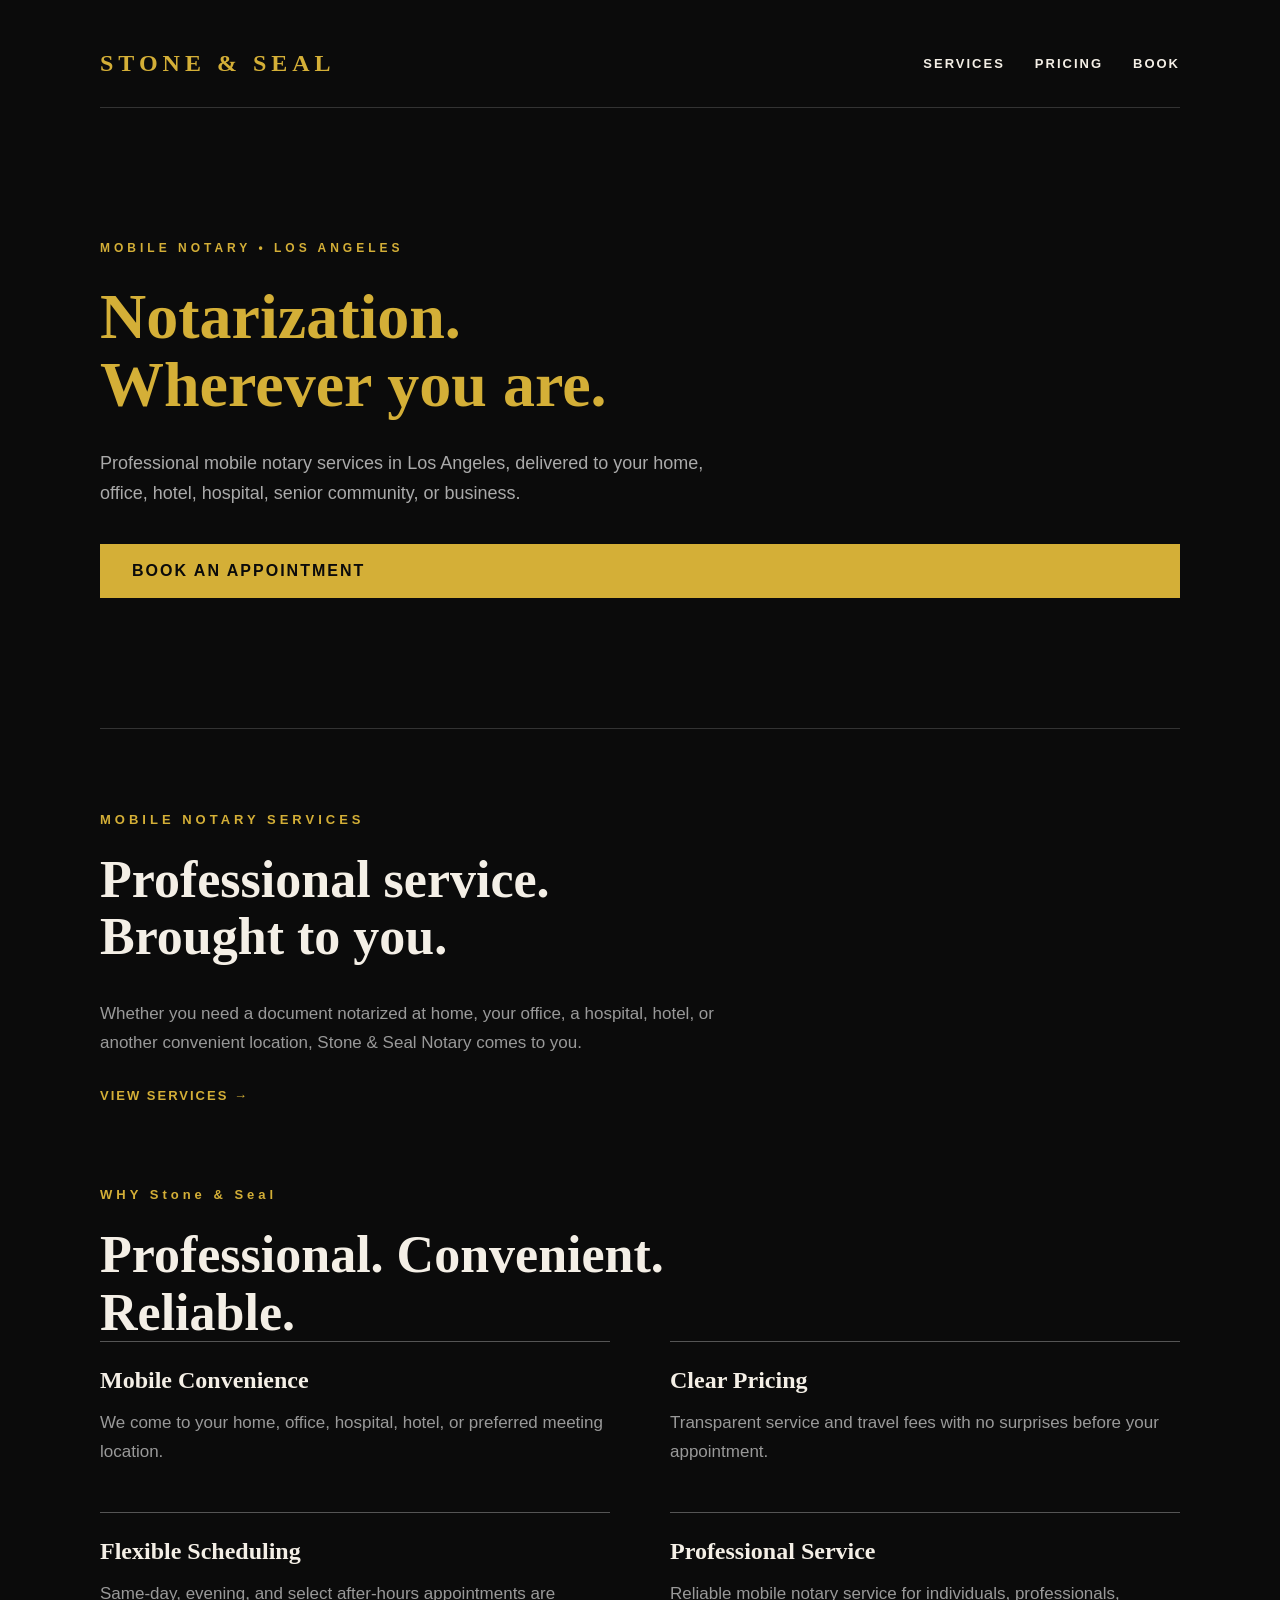
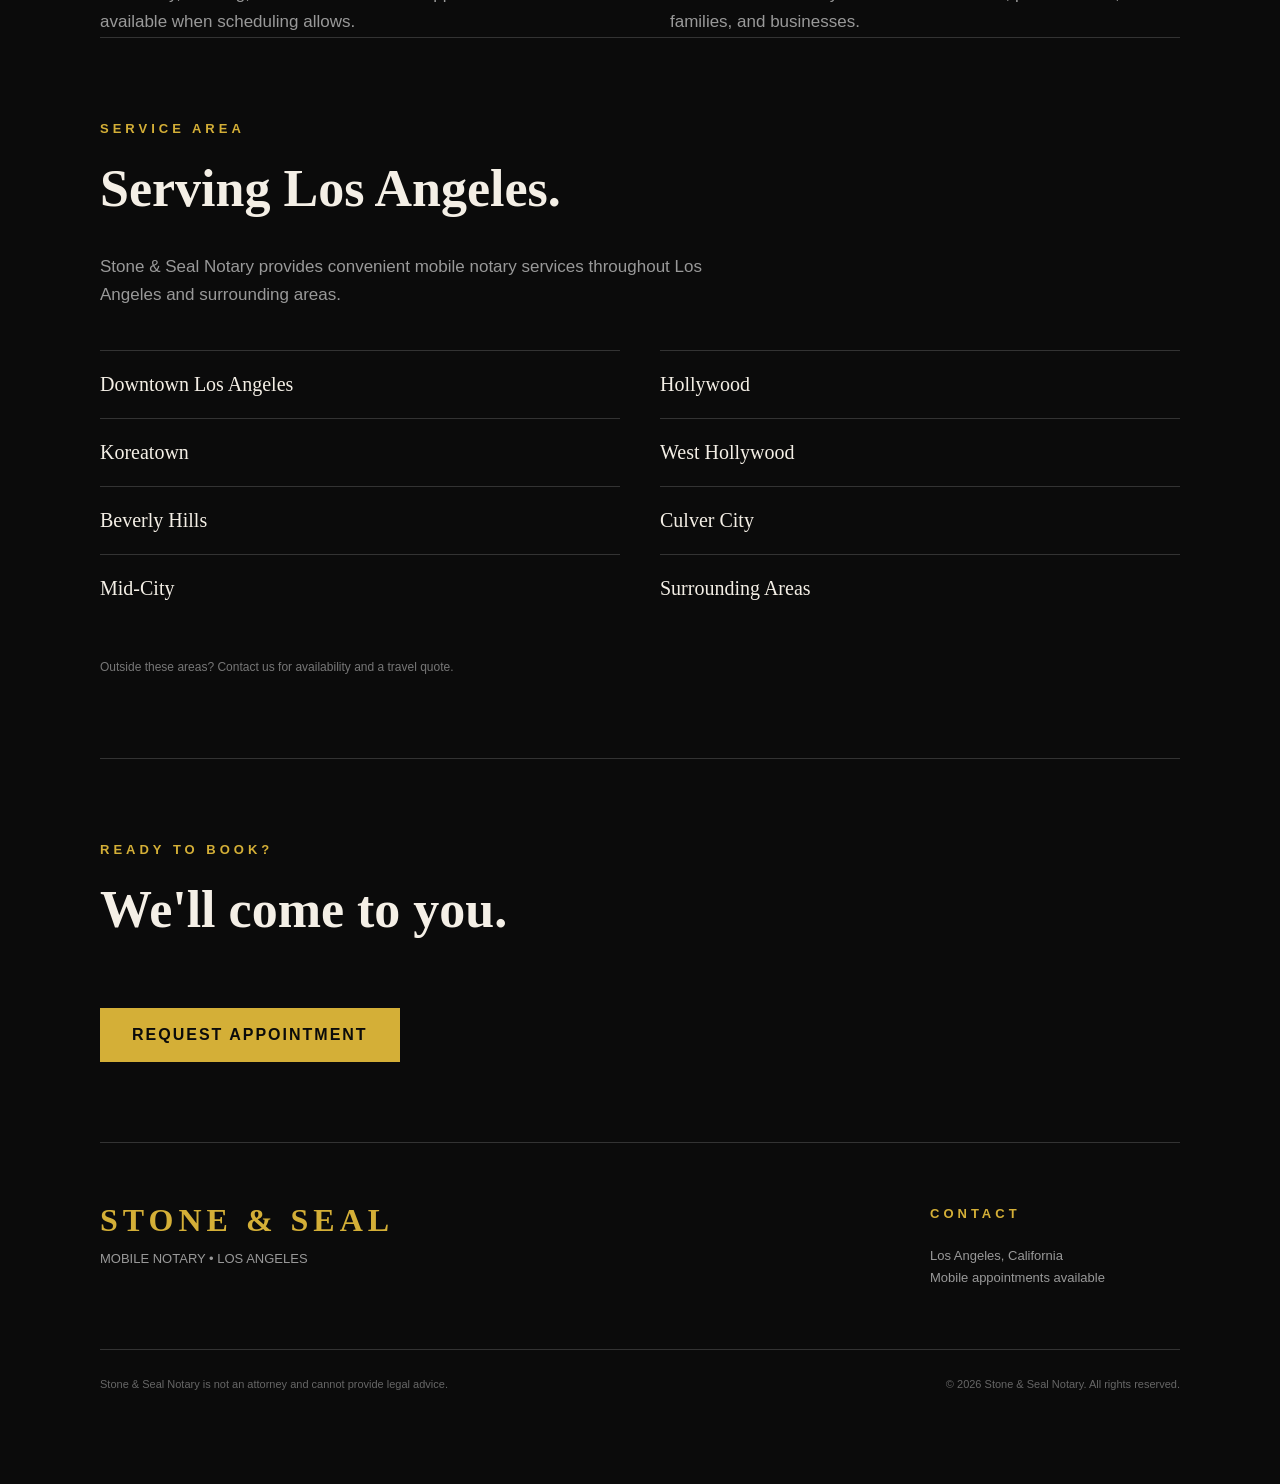
<file: index.html>
<!DOCTYPE html>
<html lang="en">

<head>
    <meta charset="UTF-8">

    <meta
        name="viewport"
        content="width=device-width, initial-scale=1.0"
    >

    <title>Mobile Notary Los Angeles | Stone and Seal Notary</title>

    <meta
    name="description"
    content="Stone and Seal Notary provides professional mobile notary services throughout Los Angeles. Home, office, hospital, hotel and business appointments available."
>

    <meta
        name="robots"
        content="index, follow"
    >

    <meta
        name="author"
        content="Stone and Seal Notary"
    >

    <meta
        name="theme-color"
        content="#0b0b0b"
    >

    <link
        rel="canonical"
        href="https://YOURDOMAIN.com/"
    >

    <link
        rel="stylesheet"
        href="style.css"
    >
</head>
<body>

    <nav class="navbar">

        <a href="index.html" class="logo">
            STONE & SEAL
        </a>
    
        <div class="nav-links">
            <a href="services.html">Services</a>
            <a href="pricing.html">Pricing</a>
            <a href="booking.html">Book</a>
        </div>
    
    </nav>


    <header>

        <p class="brand-subtitle">
            MOBILE NOTARY • LOS ANGELES
        </p>

        <h1>
            Notarization.<br>
            Wherever you are.
        </h1>

        <p class="hero-description">
            Professional mobile notary services in Los Angeles,
            delivered to your home, office, hotel, hospital,
            senior community, or business.
        </p>

        <a href="booking.html" class="book-button">
            BOOK AN APPOINTMENT
        </a>

    </header>


    <section class="home-services">

        <p class="section-label">
            MOBILE NOTARY SERVICES
        </p>

        <h2>
            Professional service.<br>
            Brought to you.
        </h2>

        <p>
            Whether you need a document notarized at home,
            your office, a hospital, hotel, or another convenient
            location, Stone & Seal Notary comes to you.
        </p>

        <a href="services.html" class="text-link">
            VIEW SERVICES →
        </a>

    </section>
    <section class="why-stoneandseal">

        <p class="section-label">WHY Stone & Seal</p>
    
        <h2>Professional. Convenient. Reliable.</h2>
    
        <div class="why-grid">
    
            <div class="why-item">
                <h3>Mobile Convenience</h3>
                <p>
                    We come to your home, office, hospital, hotel,
                    or preferred meeting location.
                </p>
            </div>
    
            <div class="why-item">
                <h3>Clear Pricing</h3>
                <p>
                    Transparent service and travel fees with no surprises
                    before your appointment.
                </p>
            </div>
    
            <div class="why-item">
                <h3>Flexible Scheduling</h3>
                <p>
                    Same-day, evening, and select after-hours appointments
                    are available when scheduling allows.
                </p>
            </div>
    
            <div class="why-item">
                <h3>Professional Service</h3>
                <p>
                    Reliable mobile notary service for individuals,
                    professionals, families, and businesses.
                </p>
            </div>
    
        </div>
    
    </section>

    <section class="service-area">

        <p class="section-label">
            SERVICE AREA
        </p>

        <h2>
            Serving Los Angeles.
        </h2>

        <p class="area-intro">
            Stone & Seal Notary provides convenient mobile notary services
            throughout Los Angeles and surrounding areas.
        </p>

        <div class="area-grid">
            <span>Downtown Los Angeles</span>
            <span>Hollywood</span>
            <span>Koreatown</span>
            <span>West Hollywood</span>
            <span>Beverly Hills</span>
            <span>Culver City</span>
            <span>Mid-City</span>
            <span>Surrounding Areas</span>
        </div>

        <p class="area-note">
            Outside these areas?
            Contact us for availability and a travel quote.
        </p>

    </section>


    <section class="home-booking">

        <p class="section-label">
            READY TO BOOK?
        </p>

        <h2>
            We'll come to you.
        </h2>

        <a href="booking.html" class="book-button">
            REQUEST APPOINTMENT
        </a>

    </section>


    <footer class="footer">

        <div class="footer-top">

            <div>
                <h2>STONE & SEAL</h2>
                <p>MOBILE NOTARY • LOS ANGELES</p>
            </div>

            <div class="footer-contact">
                <p class="section-label">CONTACT</p>
                <p>Los Angeles, California</p>
                <p>Mobile appointments available</p>
            </div>

        </div>

        <div class="footer-bottom">

            <p>
                Stone & Seal Notary is not an attorney
                and cannot provide legal advice.
            </p>

            <p>
                © 2026 Stone & Seal Notary.
                All rights reserved.
            </p>

        </div>

    </footer>

</body>

</html>
</file>
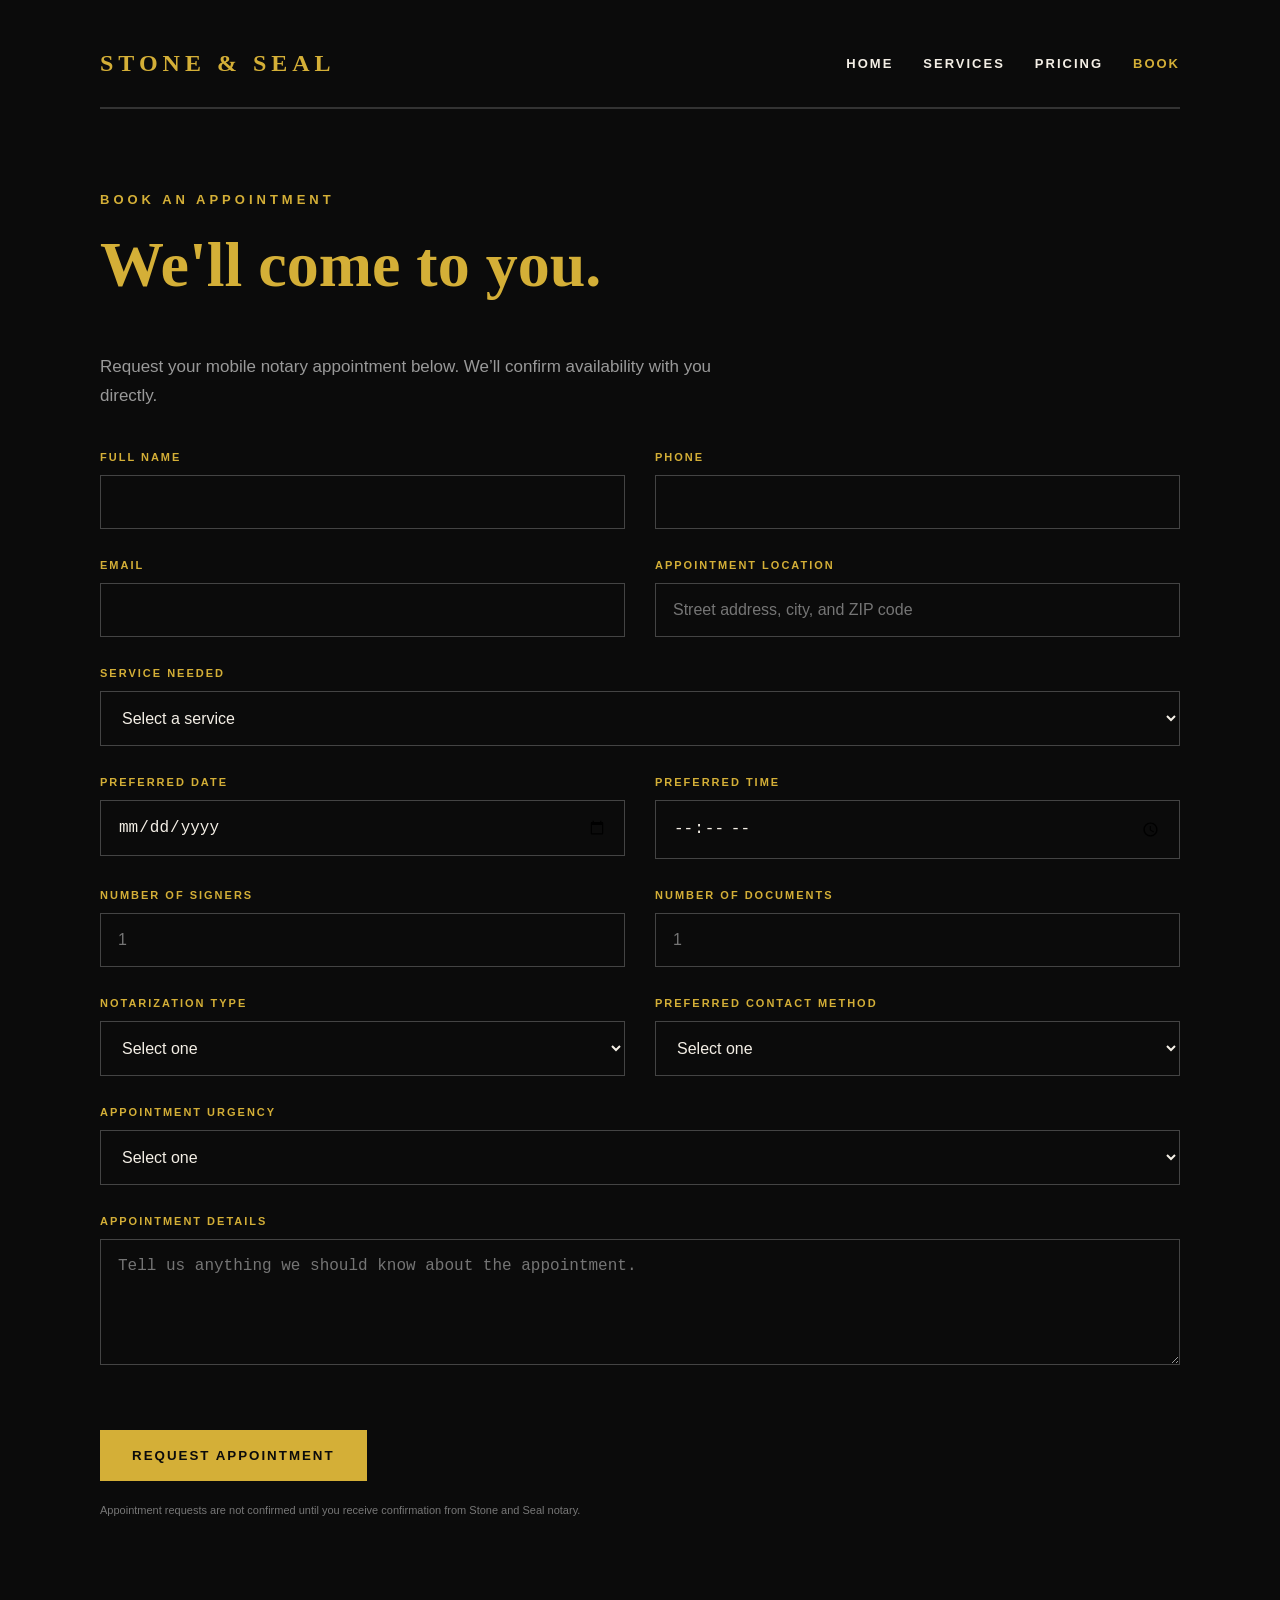
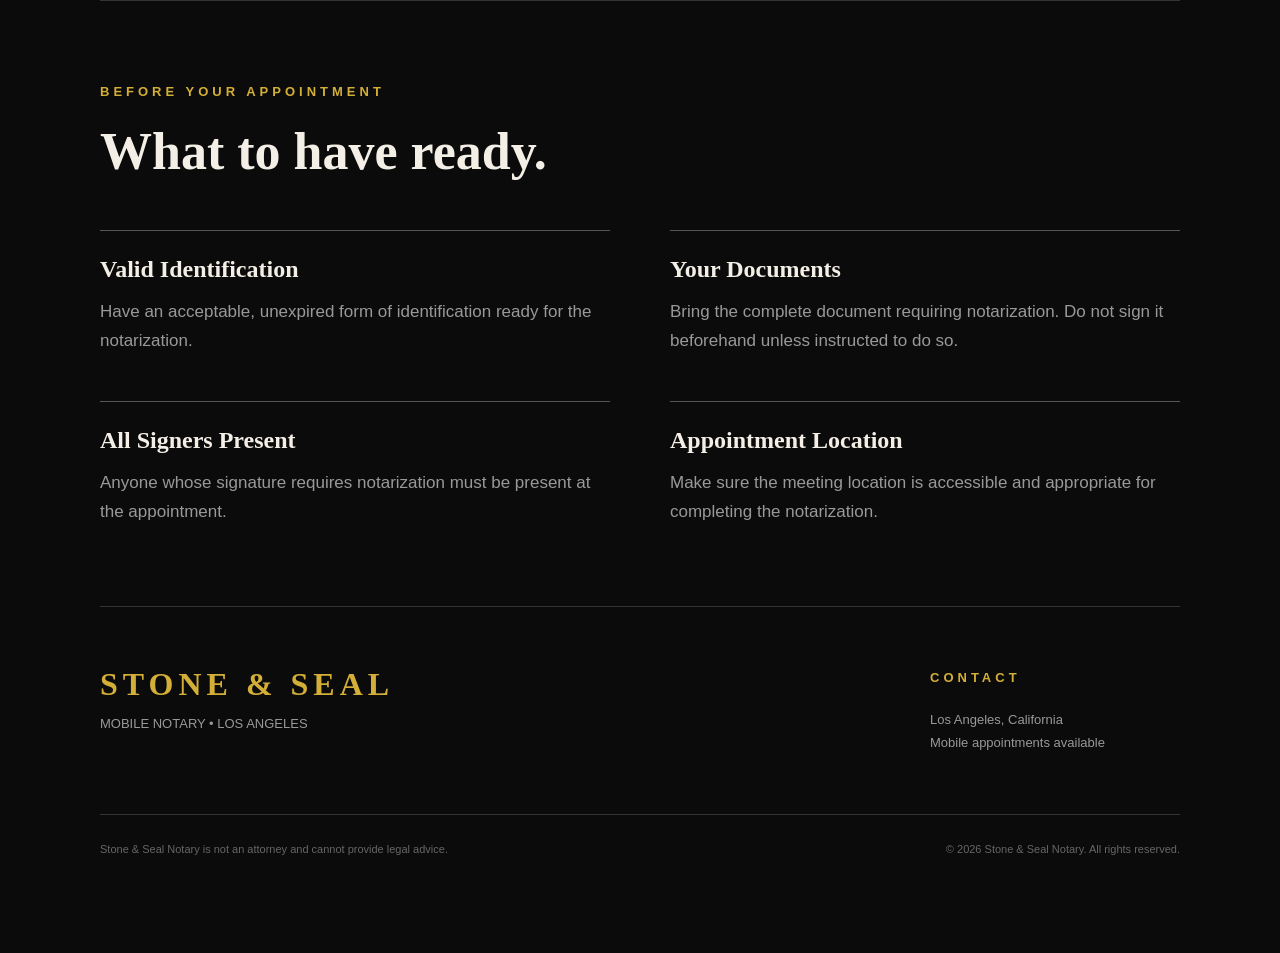
<file: booking.html>
<!DOCTYPE html>
<html lang="en">

<head>
    <meta charset="UTF-8">

    <meta
        name="viewport"
        content="width=device-width, initial-scale=1.0"
    >

    <title>Mobile Notary Los Angeles | Stone and Seal Notary</title>

    <title>Book a Mobile Notary in Los Angeles | Stone and Seal Notary</title>

    <meta
        name="description"
        content="Request a mobile notary appointment with Stone and Seal Notary in Los Angeles. Schedule service at your home, office, hospital, hotel or other convenient location."
    >

    <meta
        name="robots"
        content="index, follow"
    >

    <meta
        name="theme-color"
        content="#0b0b0b"
    >
    <script type="application/ld+json">
        {
          "@context": "https://schema.org",
          "@type": "ProfessionalService",
          "name": "Stone and Seal Notary",
          "description": "Professional mobile notary services throughout Los Angeles.",
          "areaServed": {
            "@type": "City",
            "name": "Los Angeles"
          },
          "serviceType": "Mobile Notary Services"
        }
        </script>
    <link
        rel="canonical"
        href="https://YOURDOMAIN.com/booking.html"
    >

    <link
        rel="stylesheet"
        href="style.css"
    >
</head>

<body>

    <nav class="navbar">

        <a href="index.html" class="logo">
            STONE & SEAL
        </a>

        <div class="nav-links">
            <a href="index.html">Home</a>
            <a href="services.html">Services</a>
            <a href="pricing.html">Pricing</a>
            <a href="booking.html" class="active">Book</a>
        </div>

    </nav>


    <section class="booking">

        <p class="section-label">BOOK AN APPOINTMENT</p>

        <h1>We'll come to you.</h1>

        <p class="booking-intro">
            Request your mobile notary appointment below.
            We’ll confirm availability with you directly.
        </p>


        <form
            class="booking-form"
            action="https://formspree.io/f/mnpaoqzv"
            method="POST"
        >

            <div class="form-row">

                <div class="form-group">
                    <label for="name">FULL NAME</label>

                    <input
                        type="text"
                        id="name"
                        name="name"
                        required
                    >
                </div>


                <div class="form-group">
                    <label for="phone">PHONE</label>

                    <input
                        type="tel"
                        id="phone"
                        name="phone"
                        required
                    >
                </div>

            </div>


            <div class="form-row">

                <div class="form-group">
                    <label for="email">EMAIL</label>

                    <input
                        type="email"
                        id="email"
                        name="email"
                        required
                    >
                </div>


                <div class="form-group">
                    <label for="location">APPOINTMENT LOCATION</label>

                    <input
                        type="text"
                        id="location"
                        name="location"
                        placeholder="Street address, city, and ZIP code"
                        required
                    >
                </div>

            </div>


            <div class="form-group">

                <label for="service">
                    SERVICE NEEDED
                </label>

                <select
                    id="service"
                    name="service"
                    required
                >

                    <option value="">
                        Select a service
                    </option>

                    <option value="mobile">
                        Mobile Notarization
                    </option>

                    <option value="hospital">
                        Hospital / Senior Visit
                    </option>

                    <option value="business">
                        Business / Office
                    </option>

                    <option value="after-hours">
                        Same-Day / After-Hours
                    </option>

                </select>

            </div>


            <div class="form-row">

                <div class="form-group">

                    <label for="date">
                        PREFERRED DATE
                    </label>

                    <input
                        type="date"
                        id="date"
                        name="date"
                        required
                    >

                </div>


                <div class="form-group">

                    <label for="time">
                        PREFERRED TIME
                    </label>

                    <input
                        type="time"
                        id="time"
                        name="time"
                        required
                    >

                </div>

            </div>


            <div class="form-row">

                <div class="form-group">

                    <label for="signers">
                        NUMBER OF SIGNERS
                    </label>

                    <input
                        type="number"
                        id="signers"
                        name="signers"
                        min="1"
                        placeholder="1"
                        required
                    >

                </div>


                <div class="form-group">

                    <label for="documents">
                        NUMBER OF DOCUMENTS
                    </label>

                    <input
                        type="number"
                        id="documents"
                        name="documents"
                        min="1"
                        placeholder="1"
                        required
                    >

                </div>

            </div>


            <div class="form-row">

                <div class="form-group">

                    <label for="notarization-type">
                        NOTARIZATION TYPE
                    </label>

                    <select
                        id="notarization-type"
                        name="notarization-type"
                        required
                    >

                        <option value="">
                            Select one
                        </option>

                        <option value="acknowledgment">
                            Acknowledgment
                        </option>

                        <option value="jurat">
                            Jurat
                        </option>

                        <option value="not-sure">
                            I'm Not Sure
                        </option>

                    </select>

                </div>


                <div class="form-group">

                    <label for="contact-method">
                        PREFERRED CONTACT METHOD
                    </label>

                    <select
                        id="contact-method"
                        name="contact-method"
                        required
                    >

                        <option value="">
                            Select one
                        </option>

                        <option value="text">
                            Text
                        </option>

                        <option value="call">
                            Call
                        </option>

                        <option value="email">
                            Email
                        </option>

                    </select>

                </div>

            </div>


            <div class="form-group">

                <label for="same-day">
                    APPOINTMENT URGENCY
                </label>

                <select
                    id="same-day"
                    name="same-day"
                    required
                >

                    <option value="">
                        Select one
                    </option>

                    <option value="standard">
                        Standard Appointment
                    </option>

                    <option value="same-day">
                        Same-Day Request
                    </option>

                    <option value="after-hours">
                        After-Hours Request
                    </option>

                </select>

            </div>


            <div class="form-group">

                <label for="notes">
                    APPOINTMENT DETAILS
                </label>

                <textarea
                    id="notes"
                    name="notes"
                    rows="5"
                    placeholder="Tell us anything we should know about the appointment."
                ></textarea>

            </div>


            <button type="submit">
                REQUEST APPOINTMENT
            </button>


            <p class="form-note">
                Appointment requests are not confirmed until you
                receive confirmation from Stone and Seal notary.
            </p>

        </form>

    </section>


    <section class="appointment-ready">

        <p class="section-label">
            BEFORE YOUR APPOINTMENT
        </p>

        <h2>What to have ready.</h2>


        <div class="ready-grid">

            <div class="ready-item">

                <h3>Valid Identification</h3>

                <p>
                    Have an acceptable, unexpired form of identification
                    ready for the notarization.
                </p>

            </div>


            <div class="ready-item">

                <h3>Your Documents</h3>

                <p>
                    Bring the complete document requiring notarization.
                    Do not sign it beforehand unless instructed to do so.
                </p>

            </div>


            <div class="ready-item">

                <h3>All Signers Present</h3>

                <p>
                    Anyone whose signature requires notarization must
                    be present at the appointment.
                </p>

            </div>


            <div class="ready-item">

                <h3>Appointment Location</h3>

                <p>
                    Make sure the meeting location is accessible and
                    appropriate for completing the notarization.
                </p>

            </div>

        </div>

    </section>


    <footer class="footer">

        <div class="footer-top">

            <div>

                <h2>STONE & SEAL</h2>
                <p>MOBILE NOTARY • LOS ANGELES</p>

            </div>


            <div class="footer-contact">

                <p class="section-label">
                    CONTACT
                </p>

                <p>
                    Los Angeles, California
                </p>

                <p>
                    Mobile appointments available
                </p>

            </div>

        </div>


        <div class="footer-bottom">

            <p>
                Stone & Seal Notary is not an attorney
                and cannot provide legal advice.
            </p>

            <p>
                © 2026 Stone & Seal Notary.
                All rights reserved.
            </p>

        </div>

    </footer>

</body>

</html>
</file>
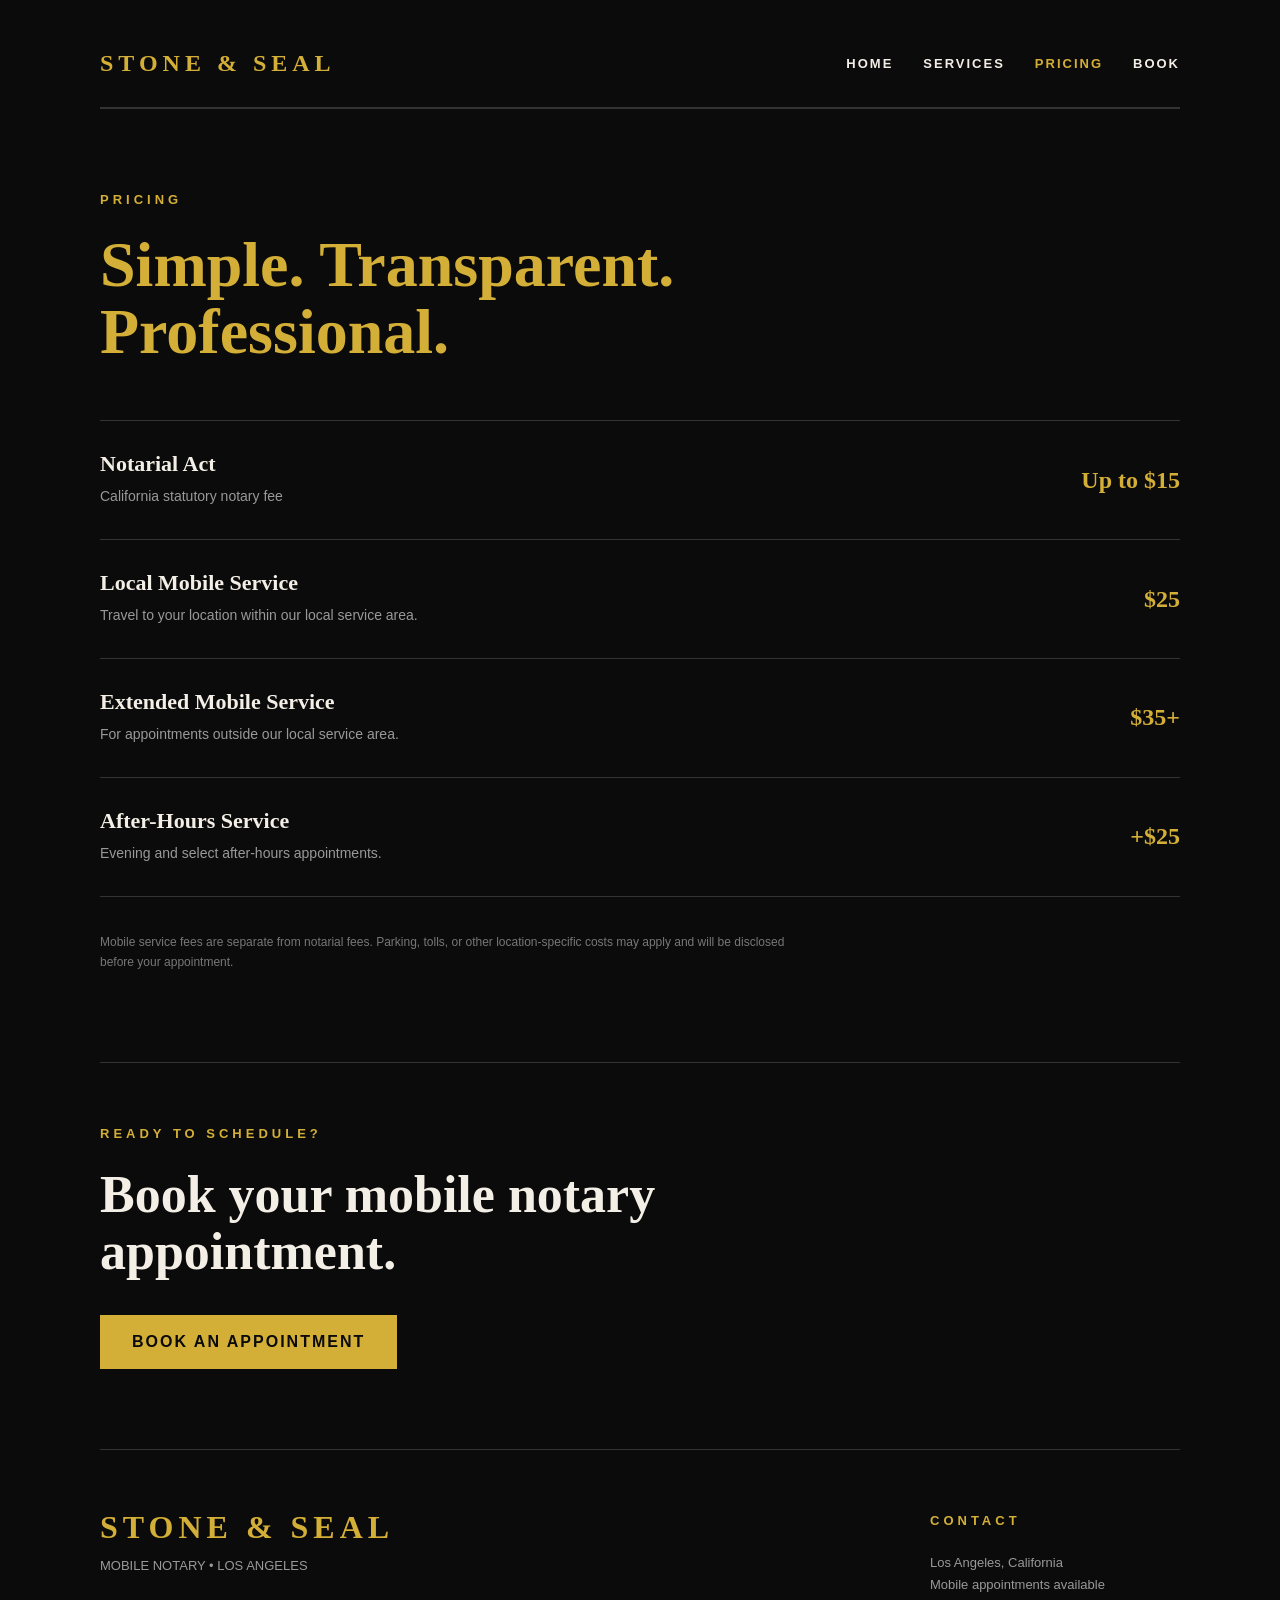
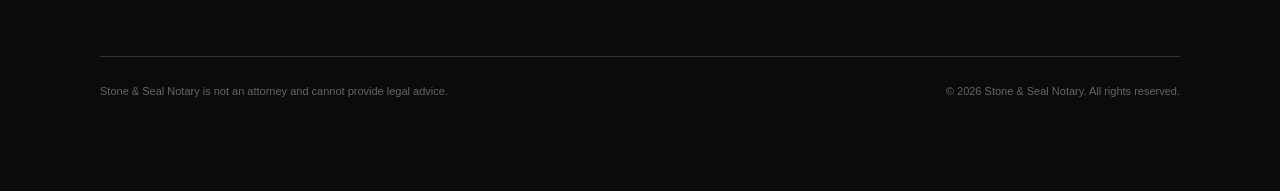
<file: pricing.html>
<!DOCTYPE html>
<html lang="en">

<head>
    <meta charset="UTF-8">

    <meta
        name="viewport"
        content="width=device-width, initial-scale=1.0"
    >

    <title>Mobile Notary Los Angeles | Stone and Seal Notary</title>

    <title>Los Angeles Mobile Notary Pricing | Stone and Seal Notary</title>

<meta
    name="description"
    content="View Stone and Seal Notary pricing for mobile notary appointments in Los Angeles, including California notarial fees, local travel and after-hours service."
>

    <meta
        name="robots"
        content="index, follow"
    >

    <meta
        name="theme-color"
        content="#0b0b0b"
    >

    <link
        rel="canonical"
        href="https://YOURDOMAIN.com/pricing.html"
    >

    <link
        rel="stylesheet"
        href="style.css"
    >
</head>

<body>

    <nav class="navbar">

        <a href="index.html" class="logo">
            STONE & SEAL
        </a>
    
        <div class="nav-links">
            <a href="index.html">Home</a>
            <a href="services.html">Services</a>
            <a href="pricing.html" class="active">Pricing</a>
            <a href="booking.html">Book</a>
        </div>
    
    </nav>


    <section class="pricing">

        <p class="section-label">PRICING</p>

        <h1>Simple. Transparent. Professional.</h1>

        <div class="price-list">

            <div class="price-item">
                <div>
                    <h3>Notarial Act</h3>
                    <p>California statutory notary fee</p>
                </div>

                <strong>Up to $15</strong>
            </div>


            <div class="price-item">
                <div>
                    <h3>Local Mobile Service</h3>
                    <p>
                        Travel to your location within
                        our local service area.
                    </p>
                </div>

                <strong>$25</strong>
            </div>


            <div class="price-item">
                <div>
                    <h3>Extended Mobile Service</h3>
                    <p>
                        For appointments outside
                        our local service area.
                    </p>
                </div>

                <strong>$35+</strong>
            </div>


            <div class="price-item">
                <div>
                    <h3>After-Hours Service</h3>
                    <p>
                        Evening and select after-hours appointments.
                    </p>
                </div>

                <strong>+$25</strong>
            </div>

        </div>


        <p class="pricing-note">
            Mobile service fees are separate from notarial fees.
            Parking, tolls, or other location-specific costs may apply
            and will be disclosed before your appointment.
        </p>


        <div class="page-cta">

            <p class="section-label">
                READY TO SCHEDULE?
            </p>

            <h2>
                Book your mobile notary appointment.
            </h2>

            <a href="booking.html" class="book-button">
                BOOK AN APPOINTMENT
            </a>

        </div>

    </section>


    <footer class="footer">

        <div class="footer-top">

            <div>
                <h2>STONE & SEAL</h2>
                <p>MOBILE NOTARY • LOS ANGELES</p>
            </div>

            <div class="footer-contact">
                <p class="section-label">CONTACT</p>
                <p>Los Angeles, California</p>
                <p>Mobile appointments available</p>
            </div>

        </div>

        <div class="footer-bottom">

            <p>
                Stone & Seal Notary is not an attorney
                and cannot provide legal advice.
            </p>

            <p>
                © 2026 Stone & Seal Notary.
                All rights reserved.
            </p>

        </div>

    </footer>

</body>

</html>
</file>
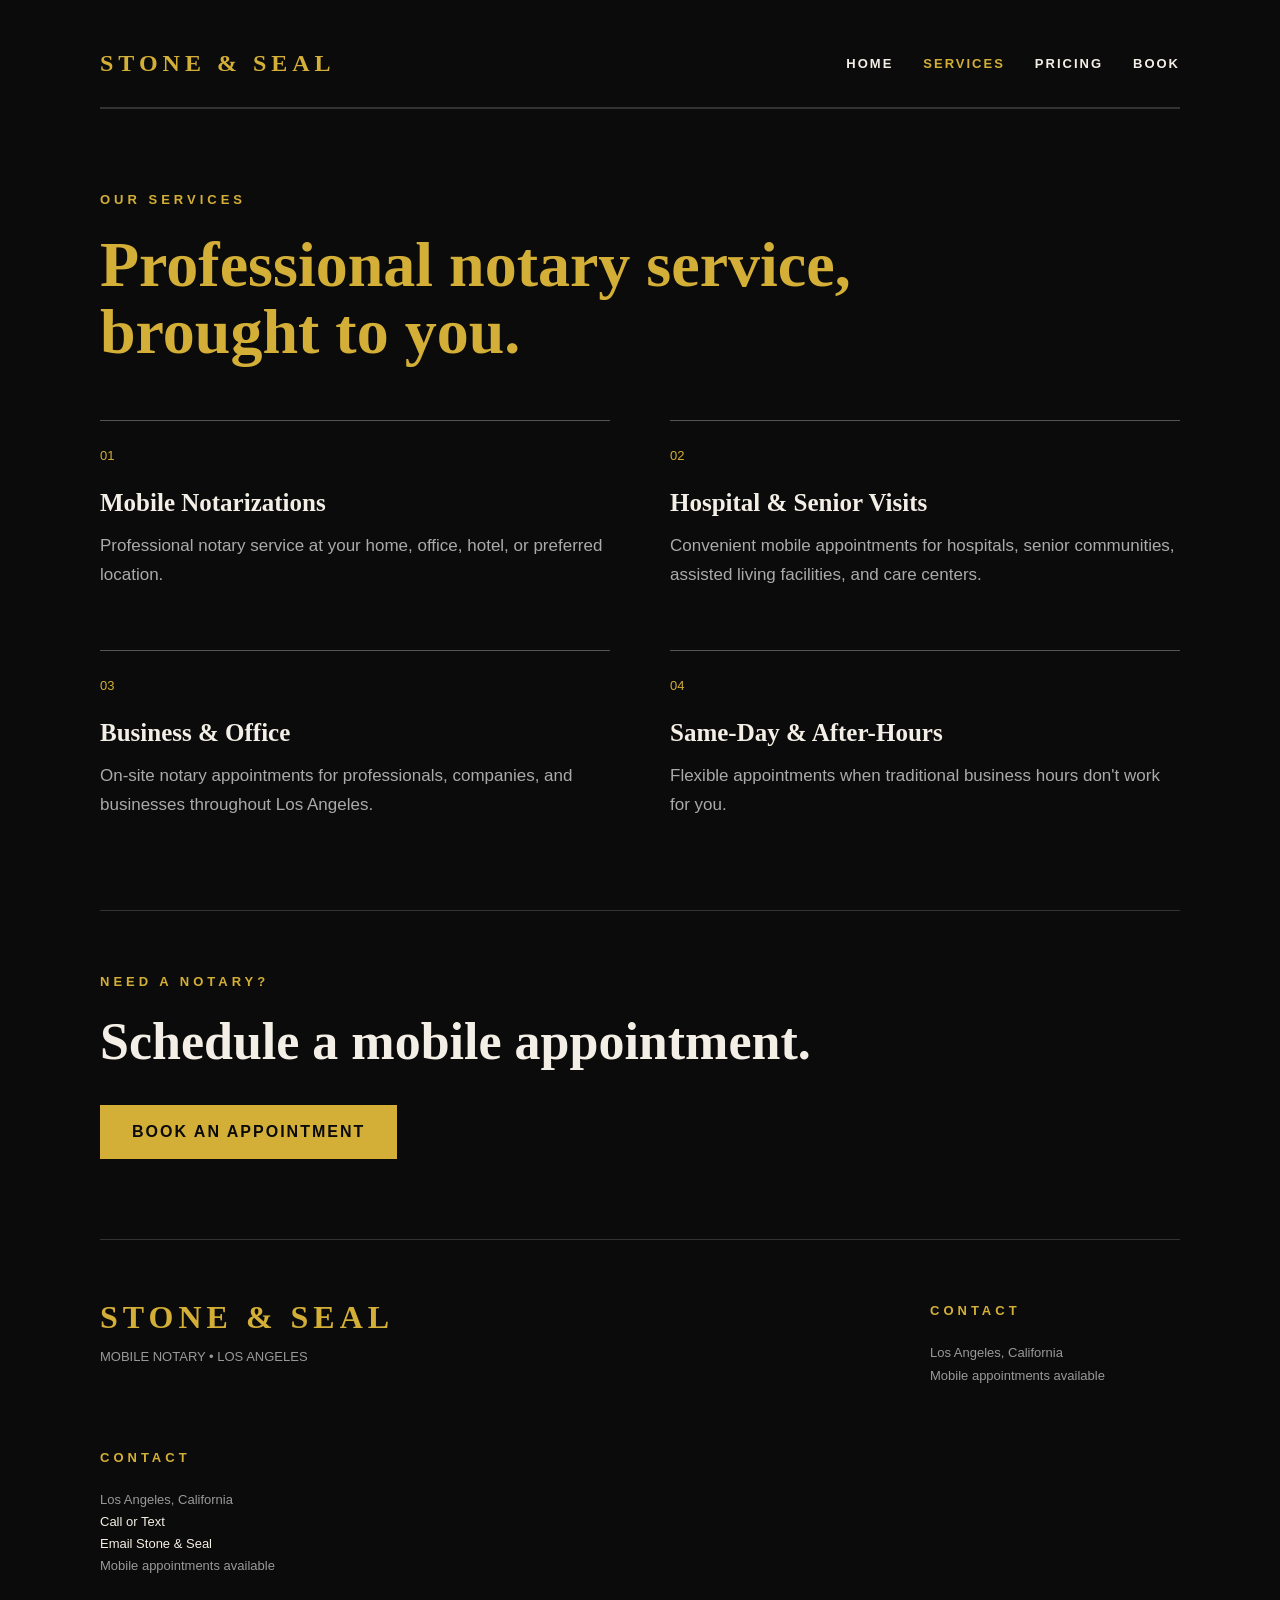
<file: services.html>
<!DOCTYPE html>
<html lang="en">

<head>
    <meta charset="UTF-8">

    <meta
        name="viewport"
        content="width=device-width, initial-scale=1.0"
    >

    <title>Mobile Notary Los Angeles | Stone and Seal Notary</title>

    <title>Mobile Notary Services Los Angeles | Stone and Seal Notary</title>

    <meta
        name="description"
        content="Explore Stone and Seal Notary mobile notary services in Los Angeles, including home visits, hospital and senior appointments, business notarizations and flexible scheduling."
    >

    <meta
        name="robots"
        content="index, follow"
    >

    <meta
        name="theme-color"
        content="#0b0b0b"
    >

    <link
        rel="canonical"
        href="https://YOURDOMAIN.com/services.html"
    >

    <link
        rel="stylesheet"
        href="style.css"
    >
</head>

<body>

    <nav class="navbar">

        <a href="index.html" class="logo">
            STONE & SEAL
        </a>
    
        <div class="nav-links">
            <a href="index.html">Home</a>
            <a href="services.html" class="active">Services</a>
            <a href="pricing.html">Pricing</a>
            <a href="booking.html">Book</a>
        </div>
    
    </nav>


    <section class="services">

        <p class="section-label">OUR SERVICES</p>

        <h1>Professional notary service, brought to you.</h1>

        <div class="service-grid">

            <div class="service">
                <span>01</span>

                <h3>Mobile Notarizations</h3>

                <p>
                    Professional notary service at your home,
                    office, hotel, or preferred location.
                </p>
            </div>


            <div class="service">
                <span>02</span>

                <h3>Hospital & Senior Visits</h3>

                <p>
                    Convenient mobile appointments for hospitals,
                    senior communities, assisted living facilities,
                    and care centers.
                </p>
            </div>


            <div class="service">
                <span>03</span>

                <h3>Business & Office</h3>

                <p>
                    On-site notary appointments for professionals,
                    companies, and businesses throughout Los Angeles.
                </p>
            </div>


            <div class="service">
                <span>04</span>

                <h3>Same-Day & After-Hours</h3>

                <p>
                    Flexible appointments when traditional
                    business hours don't work for you.
                </p>
            </div>

        </div>


        <div class="page-cta">

            <p class="section-label">
                NEED A NOTARY?
            </p>

            <h2>
                Schedule a mobile appointment.
            </h2>

            <a href="booking.html" class="book-button">
                BOOK AN APPOINTMENT
            </a>

        </div>

    </section>


    <footer class="footer">

        <div class="footer-top">

            <div>
                <h2>STONE & SEAL</h2>
<p>MOBILE NOTARY • LOS ANGELES</p> 
            </div>

            <div class="footer-contact">
                <p class="section-label">CONTACT</p>
                <p>Los Angeles, California</p>
                <p>Mobile appointments available</p>
            </div>

        </div>

        <div class="footer-contact">
            <p class="section-label">CONTACT</p>
        
            <p>Los Angeles, California</p>
        
            <p>
                <a href="tel:YOURNUMBER">Call or Text</a>
            </p>
        
            <p>
                <a href="mailto:YOUREMAIL">Email Stone & Seal</a>
            </p>
        
            <p>
                Mobile appointments available
            </p>
        </div>

    </footer>

</body>

</html>
</file>
<file: style.css>
* {
    margin: 0;
    padding: 0;
    box-sizing: border-box;
}

html {
    scroll-behavior: smooth;
}

body {
    background-color: #0b0b0b;
    color: #f4efe6;
    font-family: Arial, sans-serif;
    min-height: 100vh;
    max-width: 1200px;
    margin: 0 auto;
    padding: 40px 60px 60px;
}


/* =========================
   TYPOGRAPHY
========================= */

h1,
h2,
h3 {
    font-family: Georgia, serif;
}

h1 {
    font-size: 64px;
    line-height: 1.05;
    color: #d4af37;
}

h2 {
    font-size: 52px;
    line-height: 1.1;
    max-width: 750px;
}

p {
    font-size: 17px;
    line-height: 1.7;
    max-width: 650px;
}

.section-label {
    color: #d4af37;
    font-size: 13px;
    font-weight: bold;
    letter-spacing: 4px;
    margin-bottom: 20px;
}


/* =========================
   NAVIGATION
========================= */

.navbar {
    width: 100%;
    display: flex;
    justify-content: space-between;
    align-items: center;
    gap: 40px;
    padding: 10px 0 30px;
    border-bottom: 1px solid #333;
}

.logo {
    color: #d4af37;
    font-family: Georgia, serif;
    font-size: 24px;
    font-weight: bold;
    letter-spacing: 5px;
    text-decoration: none;
}

.nav-links {
    display: flex;
    gap: 30px;
}

.nav-links a {
    color: #f4efe6;
    text-decoration: none;
    font-size: 13px;
    font-weight: bold;
    letter-spacing: 2px;
    text-transform: uppercase;
}

.nav-links a:hover {
    color: #d4af37;
}

.nav-links a.active {
    color: #d4af37;
}


/* =========================
   BUTTONS + LINKS
========================= */

button,
.book-button {
    display: inline-block;
    margin-top: 35px;
    padding: 18px 32px;
    background-color: #d4af37;
    color: #0b0b0b;
    border: none;
    text-decoration: none;
    font-weight: bold;
    letter-spacing: 2px;
    cursor: pointer;
}

button:hover,
.book-button:hover {
    opacity: 0.9;
}

.text-link {
    display: inline-block;
    margin-top: 30px;
    color: #d4af37;
    font-weight: bold;
    letter-spacing: 2px;
    text-decoration: none;
    font-size: 13px;
}


/* =========================
   HOMEPAGE HERO
========================= */

header {
    min-height: 620px;
    display: flex;
    flex-direction: column;
    justify-content: center;
    padding: 80px 0;
}

.brand-subtitle {
    color: #d4af37;
    font-size: 12px;
    font-weight: bold;
    letter-spacing: 4px;
    margin-bottom: 25px;
}

header h1 {
    max-width: 850px;
}

.hero-description {
    color: #aaa;
    margin-top: 30px;
    font-size: 18px;
}


/* =========================
   SHARED SECTIONS
========================= */

.services,
.pricing,
.service-area,
.booking,
.home-services,
.home-booking {
    width: 100%;
    padding: 80px 0;
    border-top: 1px solid #333;
}

.services > h1,
.pricing > h1,
.booking > h1 {
    max-width: 800px;
    margin-bottom: 55px;
}

.service-area > h2,
.home-services > h2,
.home-booking > h2 {
    margin-bottom: 35px;
}


/* =========================
   HOME SERVICES
========================= */

.home-services p:not(.section-label) {
    color: #999;
}

.home-booking {
    text-align: left;
}


/* =========================
   SERVICES PAGE
========================= */

.service-grid {
    display: grid;
    grid-template-columns: repeat(2, minmax(0, 1fr));
    gap: 60px;
    width: 100%;
}

.service {
    border-top: 1px solid #555;
    padding-top: 25px;
}

.service span {
    color: #d4af37;
    font-size: 13px;
}

.service h3 {
    font-size: 25px;
    margin-top: 25px;
}

.service p {
    color: #aaa;
    margin-top: 15px;
}

.page-cta {
    margin-top: 90px;
    padding-top: 60px;
    border-top: 1px solid #333;
}

.page-cta h2 {
    margin-bottom: 0;
}


/* =========================
   PRICING
========================= */

.price-list {
    width: 100%;
}

.price-item {
    display: flex;
    justify-content: space-between;
    align-items: center;
    gap: 40px;
    padding: 30px 0;
    border-top: 1px solid #333;
}

.price-item:last-child {
    border-bottom: 1px solid #333;
}

.price-item h3 {
    font-size: 22px;
}

.price-item p {
    color: #999;
    font-size: 14px;
    margin-top: 8px;
}

.price-item strong {
    color: #d4af37;
    font-family: Georgia, serif;
    font-size: 24px;
    white-space: nowrap;
}

.pricing-note {
    color: #777;
    font-size: 12px;
    max-width: 700px;
    margin-top: 35px;
}


/* =========================
   WHY STONE & SEAL
========================= */

.why-stone-seal {
    width: 100%;
    padding: 80px 0;
    border-top: 1px solid #333;
}

.why-stone-seal > h2 {
    margin-bottom: 50px;
}

.why-grid {
    display: grid;
    grid-template-columns: repeat(2, minmax(0, 1fr));
    gap: 45px 60px;
}

.why-item {
    border-top: 1px solid #555;
    padding-top: 25px;
}

.why-item h3 {
    font-size: 24px;
}

.why-item p {
    color: #999;
    margin-top: 15px;
}


/* =========================
   SERVICE AREA
========================= */

.area-intro {
    color: #999;
    margin-bottom: 40px;
}

.area-grid {
    display: grid;
    grid-template-columns: repeat(2, minmax(0, 1fr));
    width: 100%;
    gap: 0 40px;
}

.area-grid span {
    padding: 22px 0;
    border-top: 1px solid #333;
    font-family: Georgia, serif;
    font-size: 20px;
}

.area-note {
    color: #777;
    font-size: 12px;
    margin-top: 35px;
}


/* =========================
   BOOKING
========================= */

.booking-intro {
    color: #999;
    margin-bottom: 40px;
}

.booking-form {
    width: 100%;
}

.form-row {
    display: grid;
    grid-template-columns: repeat(2, minmax(0, 1fr));
    gap: 30px;
}

.form-group {
    display: flex;
    flex-direction: column;
    margin-bottom: 30px;
}

.form-group label {
    color: #d4af37;
    font-size: 11px;
    font-weight: bold;
    letter-spacing: 2px;
    margin-bottom: 12px;
}

.form-group input,
.form-group textarea,
.form-group select {
    width: 100%;
    background: transparent;
    color: #f4efe6;
    border: 1px solid #444;
    padding: 17px;
    font-size: 16px;
    outline: none;
    border-radius: 0;
}

.form-group select {
    background-color: #0b0b0b;
}

.form-group input:focus,
.form-group textarea:focus,
.form-group select:focus {
    border-color: #d4af37;
}

.form-group textarea {
    resize: vertical;
}

.form-note {
    color: #777;
    font-size: 11px;
    margin-top: 20px;
}


/* =========================
   APPOINTMENT READY
========================= */

.appointment-ready {
    width: 100%;
    padding: 80px 0;
    border-top: 1px solid #333;
}

.appointment-ready > h2 {
    margin-bottom: 50px;
}

.ready-grid {
    display: grid;
    grid-template-columns: repeat(2, minmax(0, 1fr));
    gap: 45px 60px;
}

.ready-item {
    border-top: 1px solid #555;
    padding-top: 25px;
}

.ready-item h3 {
    font-size: 24px;
}

.ready-item p {
    color: #999;
    margin-top: 15px;
}


/* =========================
   FOOTER
========================= */

.footer {
    padding: 60px 0 30px;
    border-top: 1px solid #333;
}

.footer-top {
    display: flex;
    justify-content: space-between;
    gap: 60px;
    padding-bottom: 60px;
}

.footer h2 {
    color: #d4af37;
    font-size: 32px;
    letter-spacing: 5px;
    margin: 0 0 10px;
}

.footer p {
    color: #999;
    font-size: 13px;
}

.footer-contact {
    min-width: 250px;
}

.footer-contact .section-label {
    color: #d4af37;
}

.footer-contact a {
    color: #f4efe6;
    text-decoration: none;
}

.footer-contact a:hover {
    color: #d4af37;
}

.footer-bottom {
    display: flex;
    justify-content: space-between;
    gap: 40px;
    padding-top: 25px;
    border-top: 1px solid #333;
}

.footer-bottom p {
    color: #666;
    font-size: 11px;
}


/* =========================
   MOBILE
========================= */

@media (max-width: 700px) {

    body {
        padding: 25px 22px 40px;
    }

    .navbar {
        align-items: flex-start;
        flex-direction: column;
        gap: 20px;
    }

    .nav-links {
        width: 100%;
        justify-content: space-between;
        gap: 15px;
    }

    .nav-links a {
        font-size: 11px;
    }

    .logo {
        font-size: 21px;
        letter-spacing: 4px;
    }

    header {
        min-height: 520px;
        padding: 60px 0;
    }

    h1 {
        font-size: 42px;
    }

    h2 {
        font-size: 38px;
    }

    p {
        font-size: 15px;
    }

    .services,
    .pricing,
    .service-area,
    .booking,
    .home-services,
    .home-booking,
    .why-stone-seal,
    .appointment-ready {
        padding: 55px 0;
    }

    .service-grid,
    .area-grid,
    .form-row,
    .why-grid,
    .ready-grid {
        grid-template-columns: 1fr;
        gap: 0;
    }

    .service-grid {
        gap: 45px;
    }

    .why-grid,
    .ready-grid {
        gap: 45px;
    }

    .price-item {
        align-items: flex-start;
        gap: 20px;
    }

    .price-item strong {
        font-size: 20px;
    }

    .book-button,
    button {
        width: 100%;
        text-align: center;
    }

    .page-cta {
        margin-top: 60px;
        padding-top: 50px;
    }

    .footer {
        padding: 45px 0 25px;
    }

    .footer-top,
    .footer-bottom {
        flex-direction: column;
        gap: 25px;
    }

    .footer-top {
        padding-bottom: 40px;
    }
}
</file>
